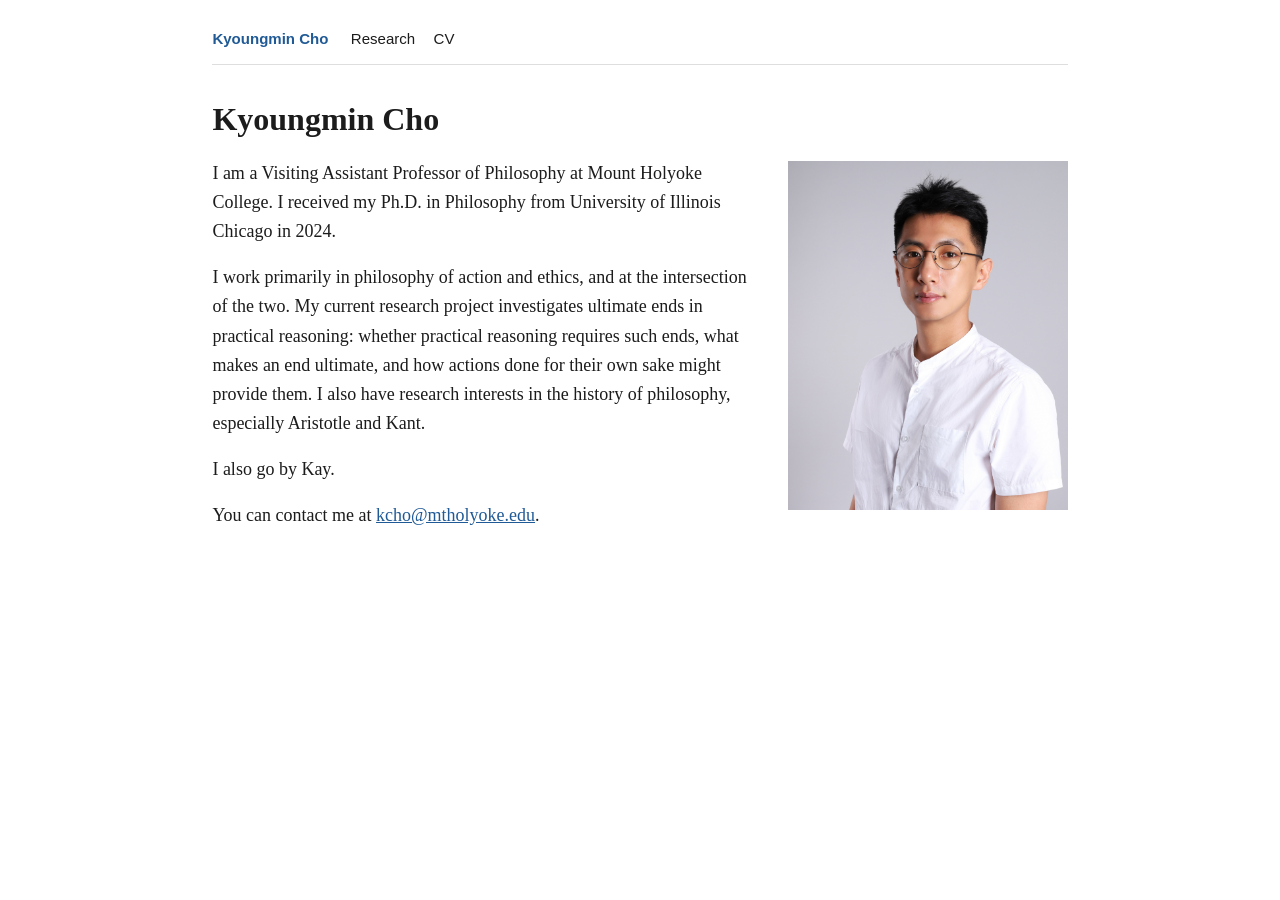
<file: index.html>
<!doctype html>
<html lang="en">
<head>
  <meta charset="utf-8">
  <meta name="viewport" content="width=device-width, initial-scale=1">
  <meta name="description" content="Kyoungmin Cho is a philosopher working in philosophy of action, ethics, and moral psychology, and a Visiting Assistant Professor at Mount Holyoke College.">
  <title>Kyoungmin Cho | Philosophy</title>
  <link rel="canonical" href="https://kyoungmincho.github.io/">
  <meta property="og:title" content="Kyoungmin Cho | Philosophy">
  <meta property="og:description" content="Kyoungmin Cho is a philosopher working in philosophy of action, ethics, and moral psychology, and a Visiting Assistant Professor at Mount Holyoke College.">
  <meta property="og:type" content="website">
  <meta property="og:url" content="https://kyoungmincho.github.io/">
  <script type="application/ld+json">
{
  "@context": "https://schema.org",
  "@type": "Person",
  "name": "Kyoungmin Cho",
  "alternateName": "Kay Cho",
  "url": "https://kyoungmincho.github.io/",
  "jobTitle": "Visiting Assistant Professor of Philosophy",
  "affiliation": {
    "@type": "CollegeOrUniversity",
    "name": "Mount Holyoke College"
  },
  "alumniOf": {
    "@type": "CollegeOrUniversity",
    "name": "University of Illinois Chicago"
  },
  "knowsAbout": [
    "Philosophy of Action",
    "Ethics",
    "Moral Psychology",
    "Aristotle",
    "Kant"
  ]
}
  </script>
  <link rel="stylesheet" href="style.css">
</head>
<body>
  <nav class="site" aria-label="Primary">
    <a class="home" href="index.html" aria-current="page">Kyoungmin Cho</a>
    <a href="research.html">Research</a>
    <a href="cv.html">CV</a>
  </nav>

  <main>
    <h1>Kyoungmin Cho</h1>

    <div class="home-layout">
      <div>
        <p>I am a Visiting Assistant Professor of Philosophy at Mount Holyoke College. I received my Ph.D. in Philosophy from University of Illinois Chicago in 2024.</p>

        <p>I work primarily in philosophy of action and ethics, and at the intersection of the two. My current research project investigates ultimate ends in practical reasoning: whether practical reasoning requires such ends, what makes an end ultimate, and how actions done for their own sake might provide them. I also have research interests in the history of philosophy, especially Aristotle and Kant.</p>

        <p>I also go by Kay.</p>

        <p>You can contact me at <a href="mailto:kcho@mtholyoke.edu">kcho@mtholyoke.edu</a>.</p>
      </div>

      <figure class="portrait">
        <img src="portrait.jpg?v=20261005" alt="Portrait of Kyoungmin Cho">
      </figure>
    </div>
  </main>
</body>
</html>
</file>
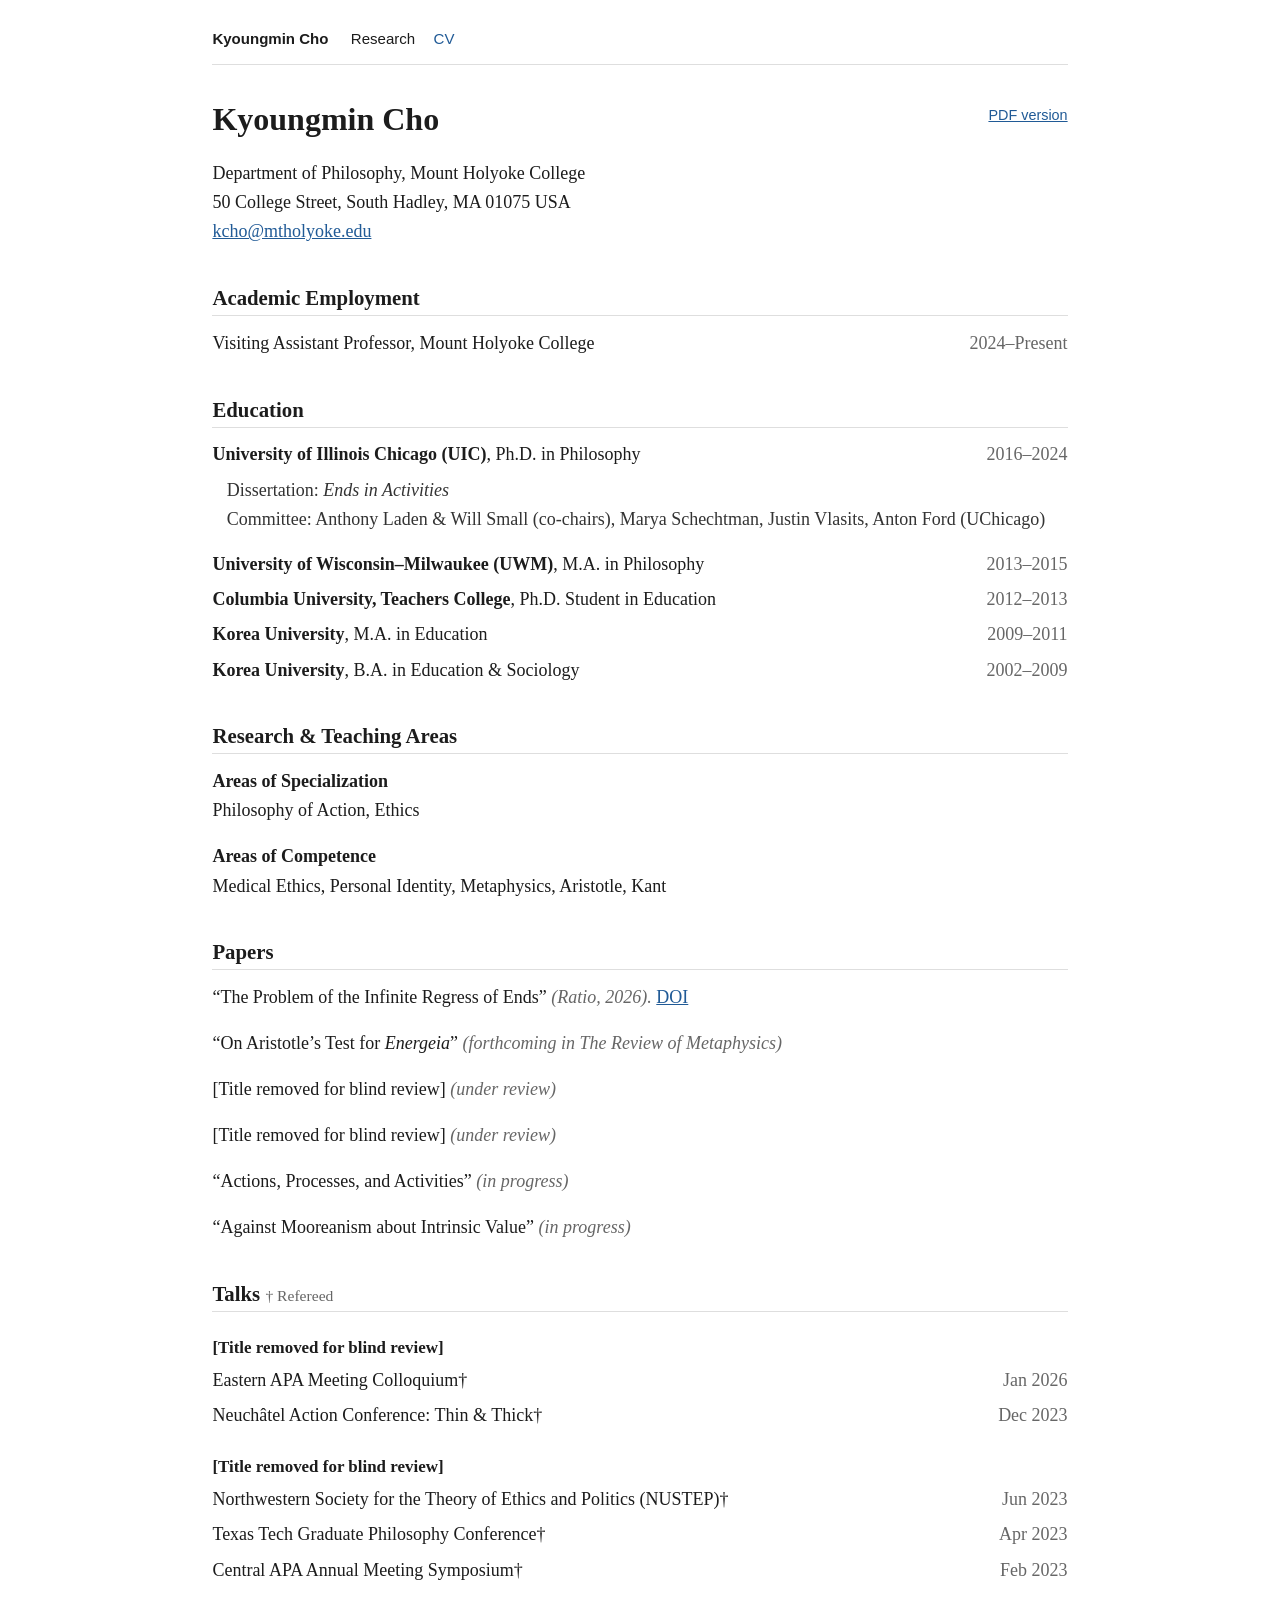
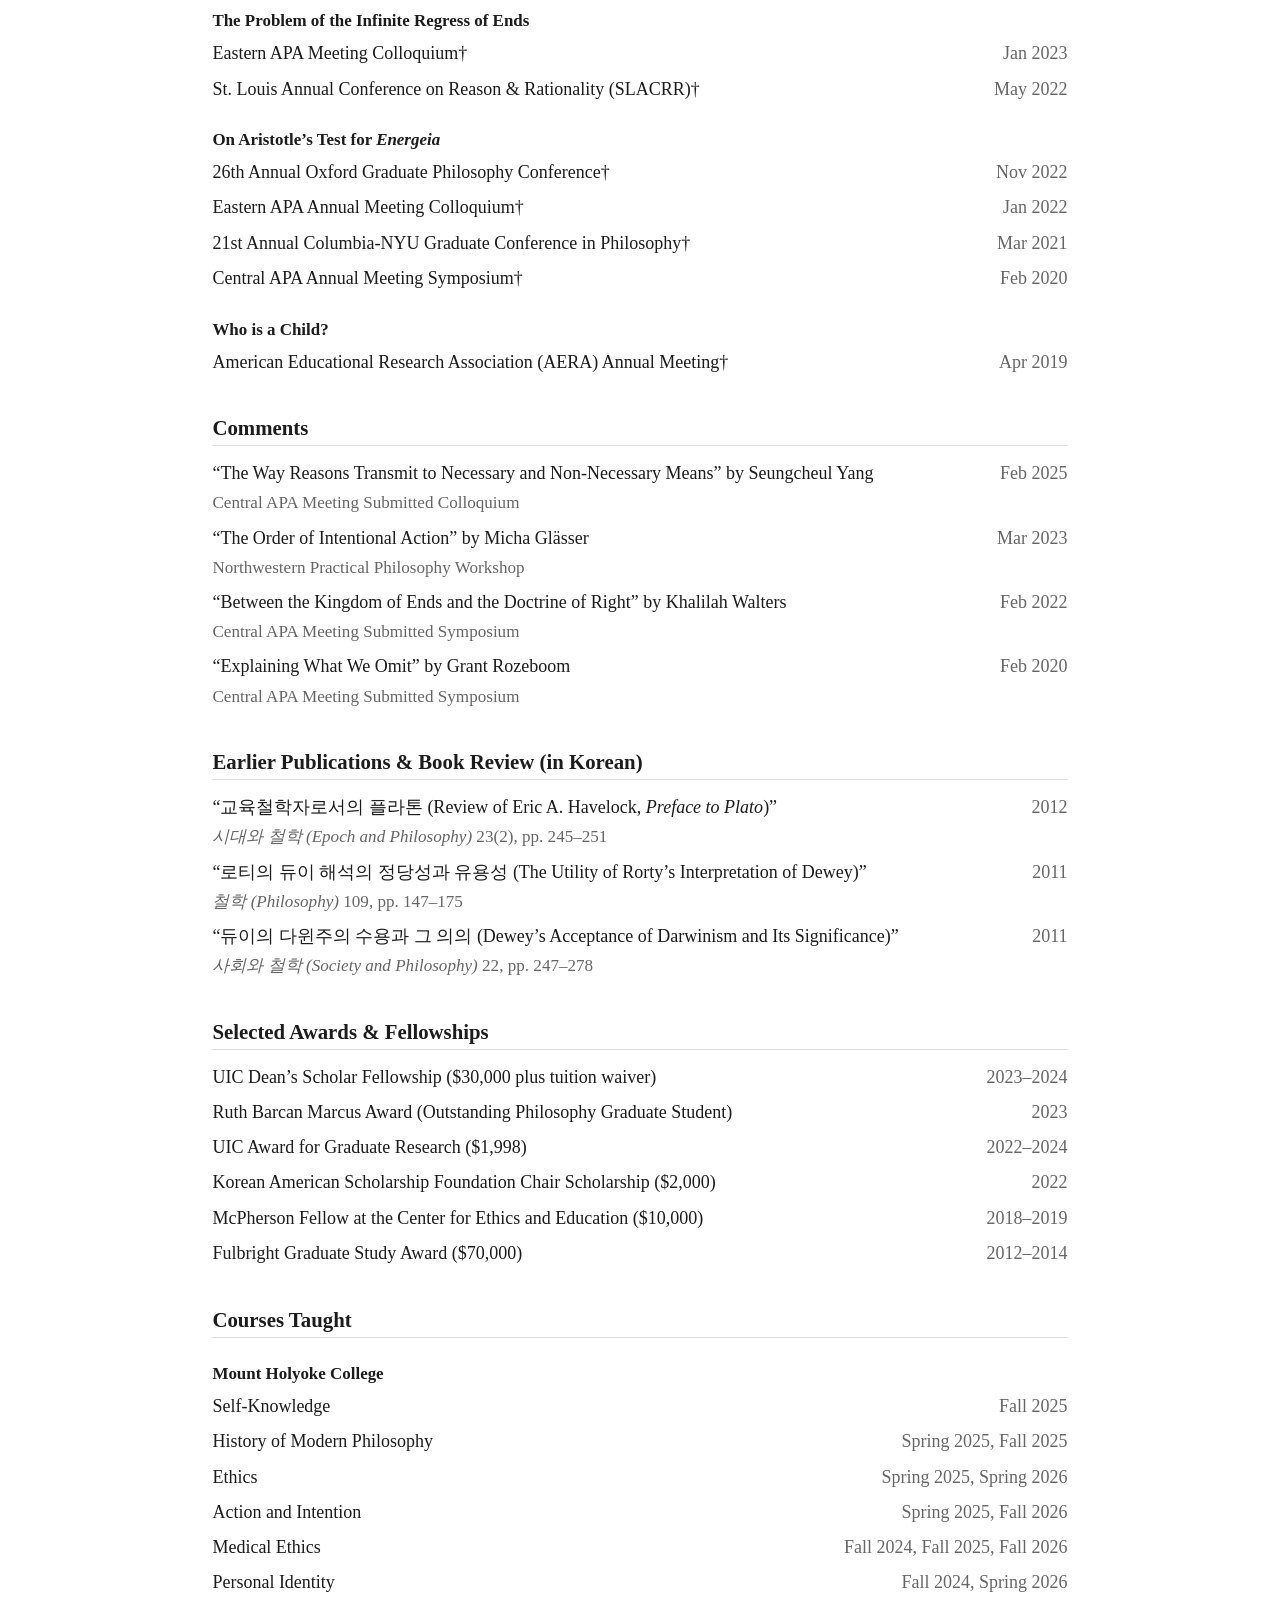
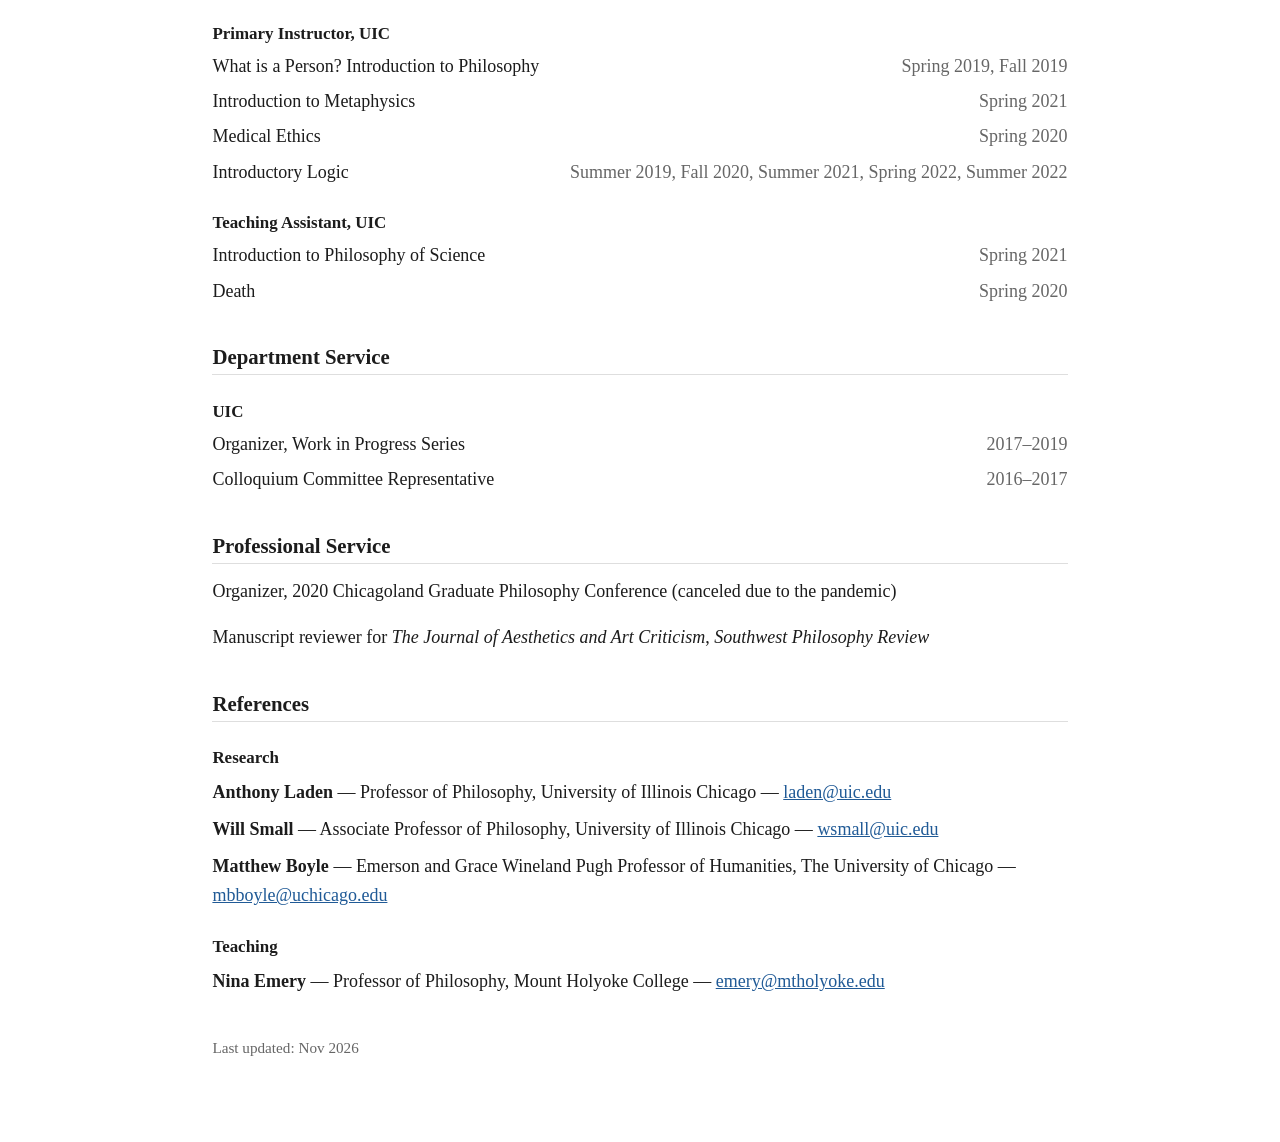
<file: cv.html>
<!doctype html>
<html lang="en">
<head>
  <meta charset="utf-8">
  <meta name="viewport" content="width=device-width, initial-scale=1">
  <meta name="description" content="Curriculum vitae of Kyoungmin Cho, Visiting Assistant Professor of Philosophy at Mount Holyoke College.">
  <title>CV | Kyoungmin Cho</title>
  <link rel="canonical" href="https://kyoungmincho.github.io/cv.html">
  <meta property="og:title" content="CV | Kyoungmin Cho">
  <meta property="og:description" content="Curriculum vitae of Kyoungmin Cho, Visiting Assistant Professor of Philosophy at Mount Holyoke College.">
  <meta property="og:type" content="website">
  <meta property="og:url" content="https://kyoungmincho.github.io/cv.html">
  <link rel="stylesheet" href="style.css">
</head>
<body class="narrow-page">
  <nav class="site" aria-label="Primary">
    <a class="home" href="index.html">Kyoungmin Cho</a>
    <a href="research.html">Research</a>
    <a href="cv.html" aria-current="page">CV</a>
  </nav>

  <main class="cv-page">
    <p class="cv-download"><a href="Kyoungmin_Cho_CV.pdf">PDF version</a></p>

    <h1>Kyoungmin Cho</h1>
    <p class="cv-meta">Department of Philosophy, Mount Holyoke College<br>
    50 College Street, South Hadley, MA 01075 USA<br>
    <a href="mailto:kcho@mtholyoke.edu">kcho@mtholyoke.edu</a></p>

    <h2>Academic Employment</h2>
    <div class="cv-entry"><span>Visiting Assistant Professor, Mount Holyoke College</span><span class="cv-date">2024–Present</span></div>

    <h2>Education</h2>
    <div class="cv-entry"><span><strong>University of Illinois Chicago (UIC)</strong>, Ph.D. in Philosophy</span><span class="cv-date">2016–2024</span></div>
    <p class="cv-detail">Dissertation: <em>Ends in Activities</em><br>
    Committee: Anthony Laden &amp; Will Small (co-chairs), Marya Schechtman, Justin Vlasits, Anton Ford (UChicago)</p>

    <div class="cv-entry"><span><strong>University of Wisconsin–Milwaukee (UWM)</strong>, M.A. in Philosophy</span><span class="cv-date">2013–2015</span></div>
    <div class="cv-entry"><span><strong>Columbia University, Teachers College</strong>, Ph.D. Student in Education</span><span class="cv-date">2012–2013</span></div>
    <div class="cv-entry"><span><strong>Korea University</strong>, M.A. in Education</span><span class="cv-date">2009–2011</span></div>
    <div class="cv-entry"><span><strong>Korea University</strong>, B.A. in Education &amp; Sociology</span><span class="cv-date">2002–2009</span></div>

    <h2>Research &amp; Teaching Areas</h2>
    <p><strong>Areas of Specialization</strong><br>
    Philosophy of Action, Ethics</p>
    <p><strong>Areas of Competence</strong><br>
    Medical Ethics, Personal Identity, Metaphysics, Aristotle, Kant</p>

    <h2>Papers</h2>
    <p>“The Problem of the Infinite Regress of Ends” <span class="status">(<em>Ratio</em>, 2026).</span> <a href="https://doi.org/10.1111/rati.70049" aria-label="DOI for The Problem of the Infinite Regress of Ends">DOI</a></p>
    <p>“On Aristotle’s Test for <em>Energeia</em>” <span class="status">(forthcoming in <em>The Review of Metaphysics</em>)</span></p>
    <p>[Title removed for blind review] <span class="status">(under review)</span></p>
    <p>[Title removed for blind review] <span class="status">(under review)</span></p>
    <p>“Actions, Processes, and Activities” <span class="status">(in progress)</span></p>
    <p>“Against Mooreanism about Intrinsic Value” <span class="status">(in progress)</span></p>

    <h2>Talks <span class="cv-dagger">† Refereed</span></h2>

    <h3>[Title removed for blind review]</h3>
    <div class="cv-entry"><span>Eastern APA Meeting Colloquium†</span><span class="cv-date">Jan 2026</span></div>
    <div class="cv-entry"><span>Neuchâtel Action Conference: Thin &amp; Thick†</span><span class="cv-date">Dec 2023</span></div>

    <h3>[Title removed for blind review]</h3>
    <div class="cv-entry"><span>Northwestern Society for the Theory of Ethics and Politics (NUSTEP)†</span><span class="cv-date">Jun 2023</span></div>
    <div class="cv-entry"><span>Texas Tech Graduate Philosophy Conference†</span><span class="cv-date">Apr 2023</span></div>
    <div class="cv-entry"><span>Central APA Annual Meeting Symposium†</span><span class="cv-date">Feb 2023</span></div>

    <h3>The Problem of the Infinite Regress of Ends</h3>
    <div class="cv-entry"><span>Eastern APA Meeting Colloquium†</span><span class="cv-date">Jan 2023</span></div>
    <div class="cv-entry"><span>St. Louis Annual Conference on Reason &amp; Rationality (SLACRR)†</span><span class="cv-date">May 2022</span></div>

    <h3>On Aristotle’s Test for <em>Energeia</em></h3>
    <div class="cv-entry"><span>26th Annual Oxford Graduate Philosophy Conference†</span><span class="cv-date">Nov 2022</span></div>
    <div class="cv-entry"><span>Eastern APA Annual Meeting Colloquium†</span><span class="cv-date">Jan 2022</span></div>
    <div class="cv-entry"><span>21st Annual Columbia-NYU Graduate Conference in Philosophy†</span><span class="cv-date">Mar 2021</span></div>
    <div class="cv-entry"><span>Central APA Annual Meeting Symposium†</span><span class="cv-date">Feb 2020</span></div>

    <h3>Who is a Child?</h3>
    <div class="cv-entry"><span>American Educational Research Association (AERA) Annual Meeting†</span><span class="cv-date">Apr 2019</span></div>

    <h2>Comments</h2>
    <div class="cv-entry"><span>“The Way Reasons Transmit to Necessary and Non-Necessary Means” by Seungcheul Yang<br><span class="cv-detail-inline">Central APA Meeting Submitted Colloquium</span></span><span class="cv-date">Feb 2025</span></div>
    <div class="cv-entry"><span>“The Order of Intentional Action” by Micha Glässer<br><span class="cv-detail-inline">Northwestern Practical Philosophy Workshop</span></span><span class="cv-date">Mar 2023</span></div>
    <div class="cv-entry"><span>“Between the Kingdom of Ends and the Doctrine of Right” by Khalilah Walters<br><span class="cv-detail-inline">Central APA Meeting Submitted Symposium</span></span><span class="cv-date">Feb 2022</span></div>
    <div class="cv-entry"><span>“Explaining What We Omit” by Grant Rozeboom<br><span class="cv-detail-inline">Central APA Meeting Submitted Symposium</span></span><span class="cv-date">Feb 2020</span></div>

    <h2>Earlier Publications &amp; Book Review (in Korean)</h2>
    <div class="cv-entry"><span>“교육철학자로서의 플라톤 (Review of Eric A. Havelock, <em>Preface to Plato</em>)”<br><span class="cv-detail-inline"><em>시대와 철학 (Epoch and Philosophy)</em> 23(2), pp. 245–251</span></span><span class="cv-date">2012</span></div>
    <div class="cv-entry"><span>“로티의 듀이 해석의 정당성과 유용성 (The Utility of Rorty’s Interpretation of Dewey)”<br><span class="cv-detail-inline"><em>철학 (Philosophy)</em> 109, pp. 147–175</span></span><span class="cv-date">2011</span></div>
    <div class="cv-entry"><span>“듀이의 다윈주의 수용과 그 의의 (Dewey’s Acceptance of Darwinism and Its Significance)”<br><span class="cv-detail-inline"><em>사회와 철학 (Society and Philosophy)</em> 22, pp. 247–278</span></span><span class="cv-date">2011</span></div>

    <h2>Selected Awards &amp; Fellowships</h2>
    <div class="cv-entry"><span>UIC Dean’s Scholar Fellowship ($30,000 plus tuition waiver)</span><span class="cv-date">2023–2024</span></div>
    <div class="cv-entry"><span>Ruth Barcan Marcus Award (Outstanding Philosophy Graduate Student)</span><span class="cv-date">2023</span></div>
    <div class="cv-entry"><span>UIC Award for Graduate Research ($1,998)</span><span class="cv-date">2022–2024</span></div>
    <div class="cv-entry"><span>Korean American Scholarship Foundation Chair Scholarship ($2,000)</span><span class="cv-date">2022</span></div>
    <div class="cv-entry"><span>McPherson Fellow at the Center for Ethics and Education ($10,000)</span><span class="cv-date">2018–2019</span></div>
    <div class="cv-entry"><span>Fulbright Graduate Study Award ($70,000)</span><span class="cv-date">2012–2014</span></div>

    <h2>Courses Taught</h2>
    <h3>Mount Holyoke College</h3>
    <div class="cv-entry"><span>Self-Knowledge</span><span class="cv-date">Fall 2025</span></div>
    <div class="cv-entry"><span>History of Modern Philosophy</span><span class="cv-date">Spring 2025, Fall 2025</span></div>
    <div class="cv-entry"><span>Ethics</span><span class="cv-date">Spring 2025, Spring 2026</span></div>
    <div class="cv-entry"><span>Action and Intention</span><span class="cv-date">Spring 2025, Fall 2026</span></div>
    <div class="cv-entry"><span>Medical Ethics</span><span class="cv-date">Fall 2024, Fall 2025, Fall 2026</span></div>
    <div class="cv-entry"><span>Personal Identity</span><span class="cv-date">Fall 2024, Spring 2026</span></div>

    <h3>Primary Instructor, UIC</h3>
    <div class="cv-entry"><span>What is a Person? Introduction to Philosophy</span><span class="cv-date">Spring 2019, Fall 2019</span></div>
    <div class="cv-entry"><span>Introduction to Metaphysics</span><span class="cv-date">Spring 2021</span></div>
    <div class="cv-entry"><span>Medical Ethics</span><span class="cv-date">Spring 2020</span></div>
    <div class="cv-entry"><span>Introductory Logic</span><span class="cv-date">Summer 2019, Fall 2020, Summer 2021, Spring 2022, Summer 2022</span></div>

    <h3>Teaching Assistant, UIC</h3>
    <div class="cv-entry"><span>Introduction to Philosophy of Science</span><span class="cv-date">Spring 2021</span></div>
    <div class="cv-entry"><span>Death</span><span class="cv-date">Spring 2020</span></div>

    <h2>Department Service</h2>
    <h3>UIC</h3>
    <div class="cv-entry"><span>Organizer, Work in Progress Series</span><span class="cv-date">2017–2019</span></div>
    <div class="cv-entry"><span>Colloquium Committee Representative</span><span class="cv-date">2016–2017</span></div>

    <h2>Professional Service</h2>
    <p>Organizer, 2020 Chicagoland Graduate Philosophy Conference (canceled due to the pandemic)</p>
    <p>Manuscript reviewer for <em>The Journal of Aesthetics and Art Criticism</em>, <em>Southwest Philosophy Review</em></p>

    <h2>References</h2>
    <h3>Research</h3>
    <div class="cv-reference"><strong>Anthony Laden</strong> — Professor of Philosophy, University of Illinois Chicago — <a href="mailto:laden@uic.edu">laden@uic.edu</a></div>
    <div class="cv-reference"><strong>Will Small</strong> — Associate Professor of Philosophy, University of Illinois Chicago — <a href="mailto:wsmall@uic.edu">wsmall@uic.edu</a></div>
    <div class="cv-reference"><strong>Matthew Boyle</strong> — Emerson and Grace Wineland Pugh Professor of Humanities, The University of Chicago — <a href="mailto:mbboyle@uchicago.edu">mbboyle@uchicago.edu</a></div>

    <h3>Teaching</h3>
    <div class="cv-reference"><strong>Nina Emery</strong> — Professor of Philosophy, Mount Holyoke College — <a href="mailto:emery@mtholyoke.edu">emery@mtholyoke.edu</a></div>

    <p class="note cv-updated">Last updated: Nov 2026</p>
  </main>
</body>
</html>
</file>
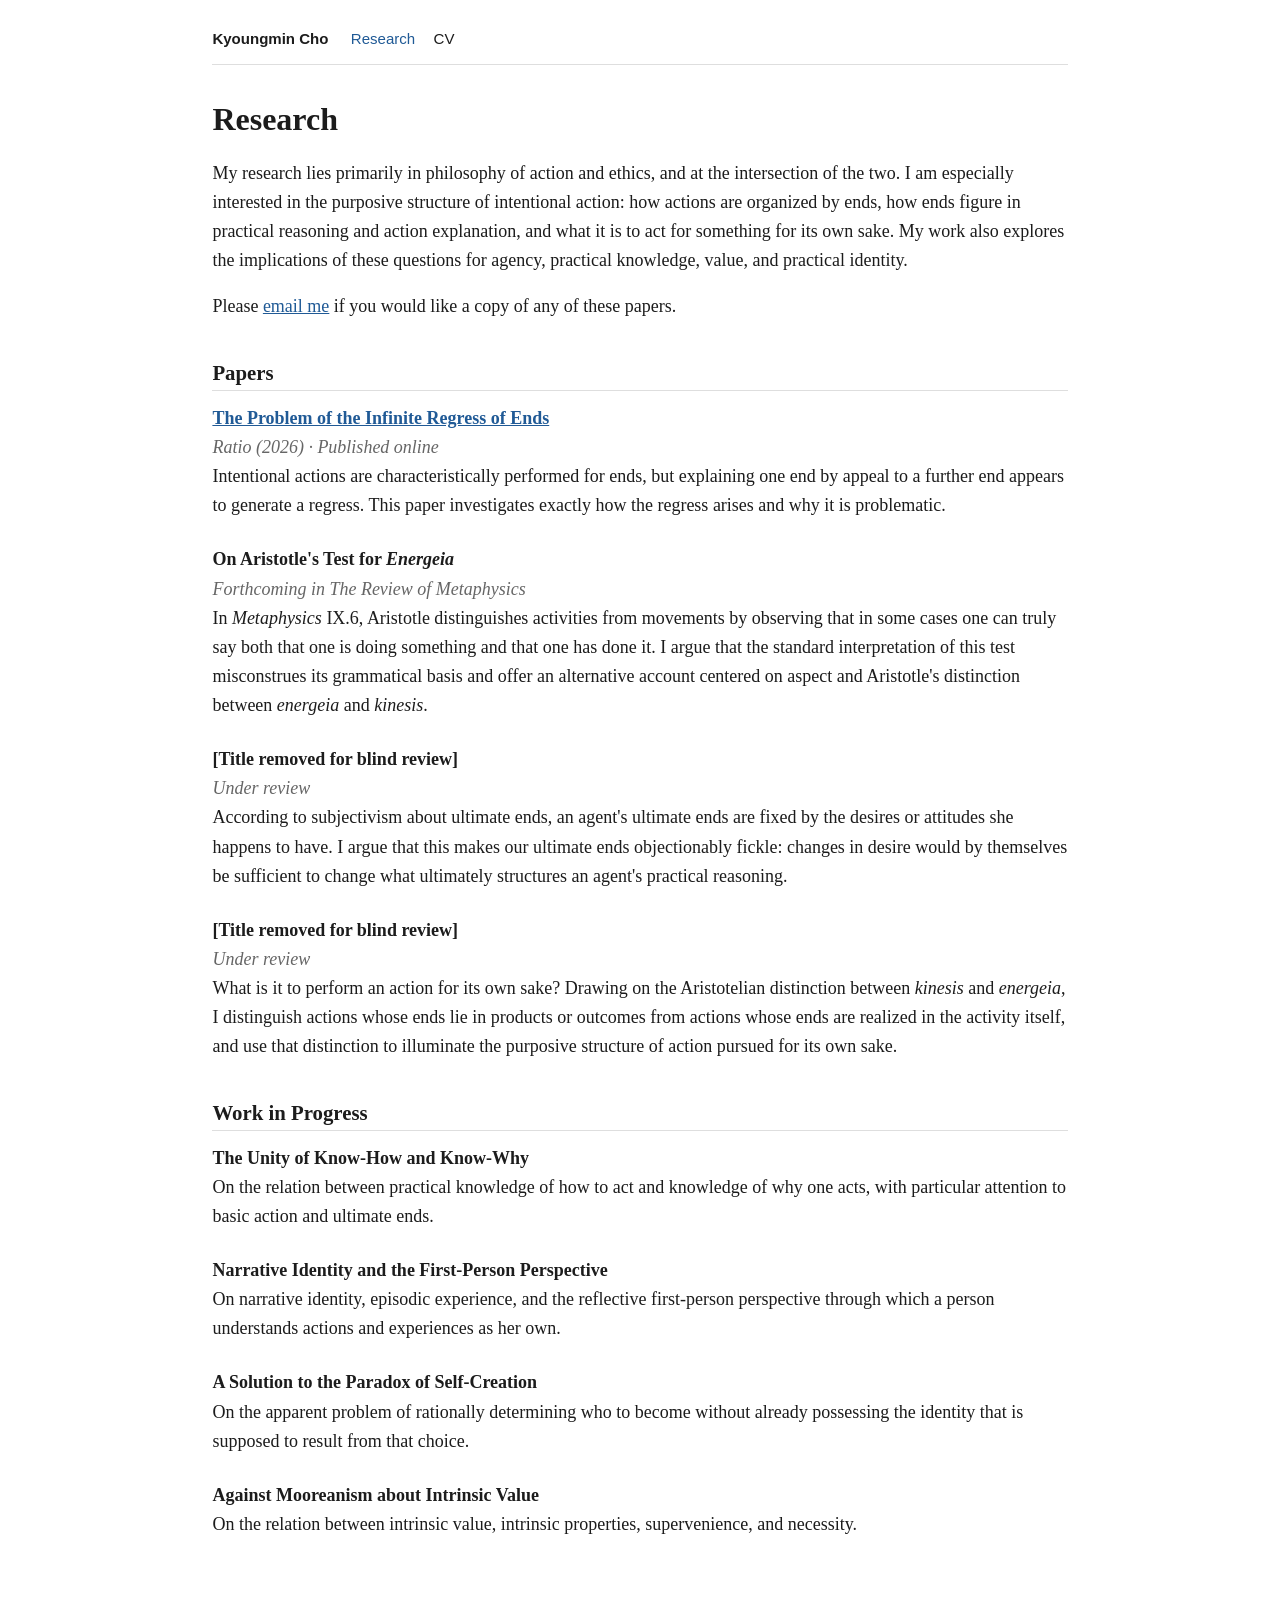
<file: research.html>
<!doctype html>
<html lang="en">
<head>
  <meta charset="utf-8">
  <meta name="viewport" content="width=device-width, initial-scale=1">
  <meta name="description" content="Research by philosopher Kyoungmin Cho on philosophy of action, ethics, ultimate ends, practical reasoning, agency, practical knowledge, and value.">
  <title>Research | Kyoungmin Cho</title>
  <link rel="canonical" href="https://kyoungmincho.github.io/research.html">
  <meta property="og:title" content="Research | Kyoungmin Cho">
  <meta property="og:description" content="Research by philosopher Kyoungmin Cho on philosophy of action, ethics, ultimate ends, practical reasoning, agency, practical knowledge, and value.">
  <meta property="og:type" content="website">
  <meta property="og:url" content="https://kyoungmincho.github.io/research.html">
  <link rel="stylesheet" href="style.css">
</head>
<body class="narrow-page">
  <nav class="site" aria-label="Primary">
    <a class="home" href="index.html">Kyoungmin Cho</a>
    <a href="research.html" aria-current="page">Research</a>
    <a href="cv.html">CV</a>
  </nav>

  <main>
    <h1>Research</h1>

    <p>My research lies primarily in philosophy of action and ethics, and at the intersection of the two. I am especially interested in the purposive structure of intentional action: how actions are organized by ends, how ends figure in practical reasoning and action explanation, and what it is to act for something for its own sake. My work also explores the implications of these questions for agency, practical knowledge, value, and practical identity.</p>

    <p>Please <a href="mailto:kcho@mtholyoke.edu">email me</a> if you would like a copy of any of these papers.</p>

    <h2>Papers</h2>
    
   <section class="paper">
      <div class="paper-title"><a href="https://doi.org/10.1111/rati.70049">The Problem of the Infinite Regress of Ends</a></div>
      <div class="status">Ratio (2026) · Published online</div>
      <p>Intentional actions are characteristically performed for ends, but explaining one end by appeal to a further end appears to generate a regress. This paper investigates exactly how the regress arises and why it is problematic.</p>
    </section>
    
    <section class="paper">
      <div class="paper-title">On Aristotle's Test for <em>Energeia</em></div>
      <div class="status">Forthcoming in The Review of Metaphysics</div>
      <p>In <em>Metaphysics</em> IX.6, Aristotle distinguishes activities from movements by observing that in some cases one can truly say both that one is doing something and that one has done it. I argue that the standard interpretation of this test misconstrues its grammatical basis and offer an alternative account centered on aspect and Aristotle's distinction between <em>energeia</em> and <em>kinesis</em>.</p>
    </section>

    <section class="paper">
      <div class="paper-title">[Title removed for blind review]</div>
      <div class="status">Under review</div>
      <p>According to subjectivism about ultimate ends, an agent's ultimate ends are fixed by the desires or attitudes she happens to have. I argue that this makes our ultimate ends objectionably fickle: changes in desire would by themselves be sufficient to change what ultimately structures an agent's practical reasoning.</p>
    </section>

    <section class="paper">
      <div class="paper-title">[Title removed for blind review]</div>
      <div class="status">Under review</div>
      <p>What is it to perform an action for its own sake? Drawing on the Aristotelian distinction between <em>kinesis</em> and <em>energeia</em>, I distinguish actions whose ends lie in products or outcomes from actions whose ends are realized in the activity itself, and use that distinction to illuminate the purposive structure of action pursued for its own sake.</p>
    </section>

    <h2>Work in Progress</h2>

    <section class="paper">
      <div class="paper-title">The Unity of Know-How and Know-Why</div>
      <p>On the relation between practical knowledge of how to act and knowledge of why one acts, with particular attention to basic action and ultimate ends.</p>
    </section>

    <section class="paper">
      <div class="paper-title">Narrative Identity and the First-Person Perspective</div>
      <p>On narrative identity, episodic experience, and the reflective first-person perspective through which a person understands actions and experiences as her own.</p>
    </section>

    <section class="paper">
      <div class="paper-title">A Solution to the Paradox of Self-Creation</div>
      <p>On the apparent problem of rationally determining who to become without already possessing the identity that is supposed to result from that choice.</p>
    </section>

    <section class="paper">
      <div class="paper-title">Against Mooreanism about Intrinsic Value</div>
      <p>On the relation between intrinsic value, intrinsic properties, supervenience, and necessity.</p>
    </section>
  </main>
</body>
</html>
</file>
<file: style.css>
:root {
  --ink: #1c1c1c;
  --muted: #666;
  --link: #205a96;
  --rule: #dedede;
}

* { box-sizing: border-box; }

html { scroll-behavior: smooth; }

body {
  margin: 0 auto;
  max-width: 900px;
  padding: 1.7rem 1.4rem 4rem;
  color: var(--ink);
  background: #fff;
  font-family: Georgia, "Iowan Old Style", "Palatino Linotype", Palatino, serif;
  font-size: 18px;
  line-height: 1.62;
  -webkit-text-size-adjust: 100%;
}

nav.site {
  display: flex;
  flex-wrap: wrap;
  align-items: baseline;
  gap: 1.15rem;
  padding-bottom: .8rem;
  margin-bottom: 2.25rem;
  border-bottom: 1px solid var(--rule);
  font-family: -apple-system, BlinkMacSystemFont, "Segoe UI", Helvetica, Arial, sans-serif;
  font-size: .94rem;
}

nav.site a {
  color: var(--ink);
  text-decoration: none;
}

nav.site a:hover,
nav.site a[aria-current="page"] {
  color: var(--link);
}

nav.site .home {
  font-weight: 650;
  margin-right: .25rem;
}

h1 {
  margin: 0 0 1.3rem;
  font-size: 2rem;
  line-height: 1.15;
  font-weight: 600;
}

h2 {
  margin: 2.35rem 0 .8rem;
  padding-bottom: .25rem;
  border-bottom: 1px solid var(--rule);
  font-size: 1.3rem;
  line-height: 1.3;
}

h3 {
  margin: 1.6rem 0 .25rem;
  font-size: 1.06rem;
  line-height: 1.35;
}

p { margin: 0 0 1.05rem; }

a { color: var(--link); }

.home-layout {
  display: grid;
  grid-template-columns: minmax(0, 1fr) 280px;
  gap: 2.35rem;
  align-items: start;
}

.portrait {
  margin: .15rem 0 0;
}

.portrait img {
  display: block;
  width: 100%;
  height: auto;
}

.small-links {
  margin-top: 1.5rem;
  padding-left: 1.15rem;
}

.small-links li { margin: .25rem 0; }

.paper {
  margin: 0 0 1.55rem;
}

.paper-title {
  font-weight: 700;
}

.status {
  color: var(--muted);
  font-style: italic;
}

.note {
  color: var(--muted);
  font-size: .95rem;
}

footer {
  margin-top: 3rem;
  padding-top: 1rem;
  border-top: 1px solid var(--rule);
  color: var(--muted);
  font-size: .9rem;
}

@media (max-width: 640px) {
  body {
    padding: 1.25rem 1rem 3rem;
    font-size: 17px;
  }

  nav.site {
    gap: .85rem;
    margin-bottom: 1.7rem;
  }

  .home-layout {
    grid-template-columns: 1fr;
    gap: .8rem;
  }

  .portrait {
    width: min(210px, 58vw);
    margin: .2rem 0 1rem;
  }

  h1 { font-size: 1.75rem; }
}


.narrow-page {
  max-width: 900px;
}


.cv-page .cv-download {
  float: right;
  margin: .15rem 0 1rem 1rem;
  font-family: -apple-system, BlinkMacSystemFont, "Segoe UI", Helvetica, Arial, sans-serif;
  font-size: .9rem;
}

.cv-page .cv-meta {
  margin-bottom: 2rem;
}

.cv-entry {
  display: grid;
  grid-template-columns: minmax(0, 1fr) auto;
  gap: 1.25rem;
  align-items: baseline;
  margin: .38rem 0;
}

.cv-date {
  color: var(--muted);
  white-space: nowrap;
  text-align: right;
}

.cv-detail {
  margin: .25rem 0 1rem;
  padding-left: .9rem;
  color: #333;
}

.cv-detail-inline {
  color: var(--muted);
  font-size: .95em;
}

.cv-dagger {
  color: var(--muted);
  font-size: .75em;
  font-weight: 400;
}

.cv-coursework {
  margin-top: .5rem;
}

.cv-reference {
  margin: .5rem 0;
}

.cv-updated {
  margin-top: 2.5rem;
}

@media (max-width: 600px) {
  .cv-page .cv-download {
    float: none;
    margin: 0 0 1rem;
  }

  .cv-entry {
    grid-template-columns: 1fr;
    gap: 0;
    margin: .65rem 0;
  }

  .cv-date {
    text-align: left;
    font-size: .92em;
  }
}
</file>
